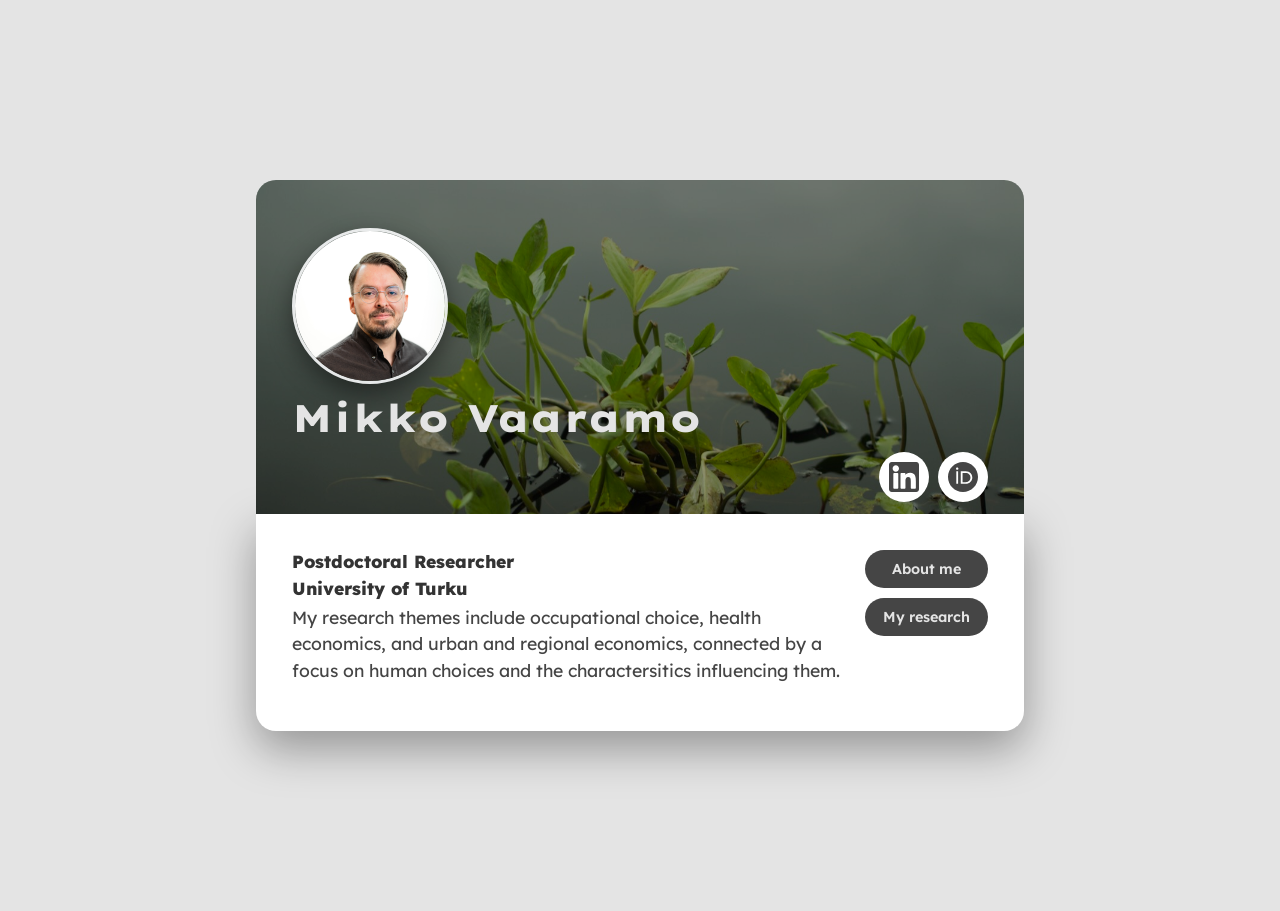
<file: index.html>
<!DOCTYPE html>
<html lang="fi">
<head>
  <meta charset="UTF-8" />
  <meta name="viewport" content="width=device-width, initial-scale=1.0">
  <title>Home page - MV</title>

  <!-- Fontit -->
  <link href="https://fonts.googleapis.com/css2?family=Lexend+Deca:wght@300;400;500&family=Lexend+Giga:wght@500;700&display=swap" rel="stylesheet">

  <!-- Ulkoinen CSS -->
  <link rel="stylesheet" href="style.css">
</head>

<body>
  <div class="card-wrapper">
    <div class="card-top">
      <img src="kuvat/profile.png" alt="Profiilikuva" class="profile-image" />

      <div class="card-top-content">
        <h1 class="card-title">Mikko Vaaramo</h1>
      <div class="card-top-bottom">
       <p class="card-subtitle">
        
        </p>
        <p class="card-top-links">
        <a href="https://www.linkedin.com/in/mikko-vaaramo-3b0b2047" class="icon-link">
            <svg viewBox="0 0 382 382">
                <path d="M347.445,0H34.555C15.471,0,0,15.471,0,34.555v312.889C0,366.529,15.471,382,34.555,382h312.889
    C366.529,382,382,366.529,382,347.444V34.555C382,15.471,366.529,0,347.445,0z M118.207,329.844c0,5.554-4.502,10.056-10.056,10.056
    H65.345c-5.554,0-10.056-4.502-10.056-10.056V150.403c0-5.554,4.502-10.056,10.056-10.056h42.806
    c5.554,0,10.056,4.502,10.056,10.056V329.844z M86.748,123.432c-22.459,0-40.666-18.207-40.666-40.666S64.289,42.1,86.748,42.1
    s40.666,18.207,40.666,40.666S109.208,123.432,86.748,123.432z M341.91,330.654c0,5.106-4.14,9.246-9.246,9.246H286.73
    c-5.106,0-9.246-4.14-9.246-9.246v-84.168c0-12.556,3.683-55.021-32.813-55.021c-28.309,0-34.051,29.066-35.204,42.11v97.079
    c0,5.106-4.139,9.246-9.246,9.246h-44.426c-5.106,0-9.246-4.14-9.246-9.246V149.593c0-5.106,4.14-9.246,9.246-9.246h44.426
    c5.106,0,9.246,4.14,9.246,9.246v15.655c10.497-15.753,26.097-27.912,59.312-27.912c73.552,0,73.131,68.716,73.131,106.472
    L341.91,330.654L341.91,330.654z"></path>
              </svg>
        </a>
        <a href="https://orcid.org/0000-0003-2823-010X" class="icon-link">
            <svg viewBox="0 0 32 32">
                <path d="M16 0c-8.839 0-16 7.161-16 16s7.161 16 16 16c8.839 0 16-7.161 16-16s-7.161-16-16-16zM9.823 5.839c0.704 0 1.265 0.573 1.265 1.26 0 0.688-0.561 1.265-1.265 1.265-0.692-0.004-1.26-0.567-1.26-1.265 0-0.697 0.563-1.26 1.26-1.26zM8.864 9.885h1.923v13.391h-1.923zM13.615 9.885h5.197c4.948 0 7.125 3.541 7.125 6.703 0 3.439-2.687 6.699-7.099 6.699h-5.224zM15.536 11.625v9.927h3.063c4.365 0 5.365-3.312 5.365-4.964 0-2.687-1.713-4.963-5.464-4.963z"></path>
              </svg>
        </a>
            </p>
       </div>
      </div>
    </div>

    <div class="card-bottom">
    <div class="card-column">
      <p class="card-b-title">
      Postdoctoral Researcher
      </p>
      <p class="card-b-title">
      University of Turku
      </p>
      <p class="card-text">
      My research themes include occupational choice, health economics, and urban and regional economics, connected by a focus on human choices and the charactersitics influencing them.</p>
    </div>
      <div class="buttons-column">
        <button class="btn btn-primary" onclick="location.href='about.html'">About me</button>
        <button class="btn btn-primary" onclick="location.href='research.html'">My research</button>
      </div>
    </div>
  </div>
</body>
</html>
</file>
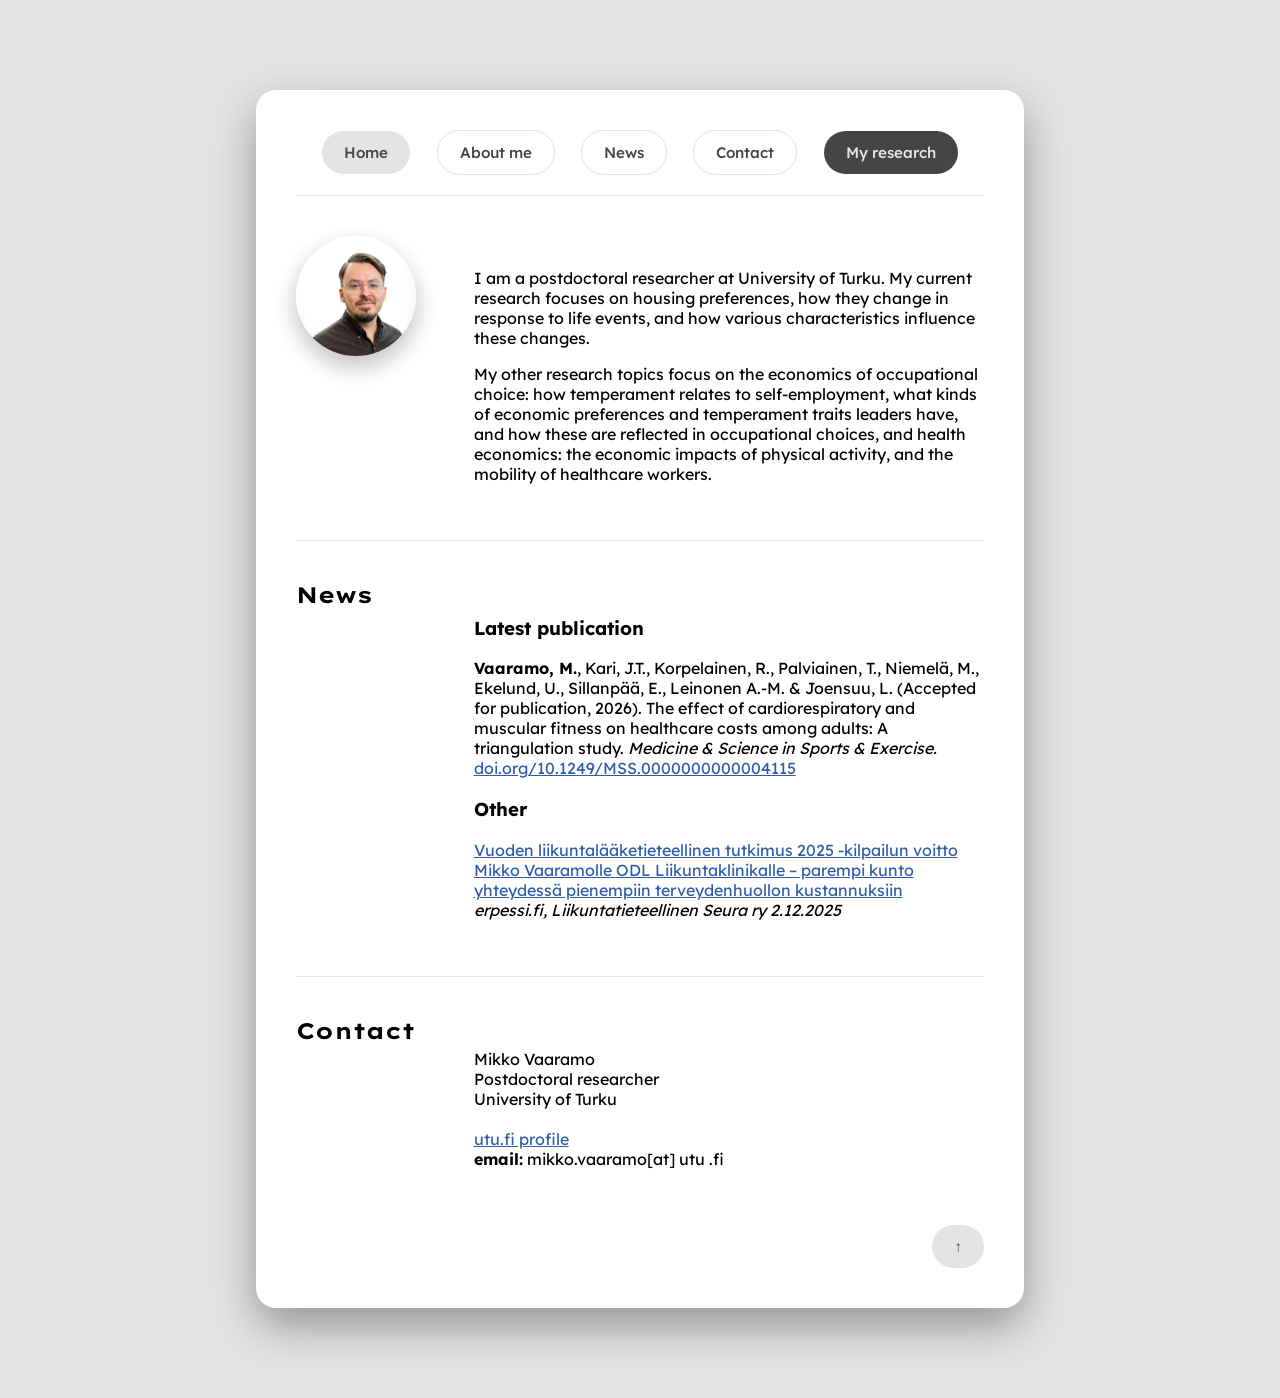
<file: about.html>
<!DOCTYPE html>
<html lang="fi">
<head>
  <meta charset="UTF-8" />
  <meta name="viewport" content="width=device-width, initial-scale=1.0">
  <title>About</title>

  <!-- Fontit -->
  <link href="https://fonts.googleapis.com/css2?family=Lexend+Deca:wght@300;400;500&family=Lexend+Giga:wght@500;700&display=swap" rel="stylesheet">

  <!-- Tyylit -->
  <link rel="stylesheet" href="style-pages.css">
</head>

<body>
  <div class="page-wrapper">
      

      <!-- BOTTOM BUTTONS -->
      <div class="top-buttons">
        <a href="index.html" class="btn btn-secondary">Home</a>
        <a href="#aboutme" class="btn btn-other">About me</a>
        <a href="#news" class="btn btn-other">News</a>
        <a href="#contact" class="btn btn-other">Contact</a>
        <a href="research.html" class="btn btn-primary">My research</a>
      </div>
      <div class="divider"></div>
    <!-- ABOUT ME -->
    <section class="section">
      <div class="section-left about-left" id="aboutme">
        <img src="kuvat/profile.png" class="profile-img" alt="Profiilikuva">
      </div>
      <div class="section-right">
        <p>
        I am a postdoctoral researcher at University of Turku. My current research focuses on housing preferences, how they change in response to life events, and how various characteristics influence these changes.
        </p>
        <p>
        My other research topics focus on the economics of occupational choice: how temperament relates to self-employment, what kinds of economic preferences and temperament traits leaders have, and how these are reflected in occupational choices, and health economics: the economic impacts of physical activity, and the mobility of healthcare workers.
        </p>

      </div>
    </section>

    <div class="divider"></div>

    <!-- NEWS -->
    <section class="section">
      <div class="section-left" id="news">
        <h2 class="section-title">News</h2>
      </div>
      <div class="section-right">
        <h3>Latest publication</h3>
        <p>
           <b>Vaaramo, M.</b>, Kari, J.T., Korpelainen, R., Palviainen, T., Niemelä, M., Ekelund, U., Sillanpää, E., Leinonen A.-M. & Joensuu, L. (Accepted for publication, 2026). The effect of cardiorespiratory and muscular fitness on healthcare costs among adults: A triangulation study. <i>Medicine & Science in Sports & Exercise.</i><br>
           <a href="https://doi.org/10.1249/MSS.0000000000004115">doi.org/10.1249/MSS.0000000000004115</a>
        </p>
        <h3>Other</h3>
        <p>
        <a href="https://www.epressi.com/tiedotteet/tiede-ja-tutkimus/vuoden-liikuntalaaketieteellinen-tutkimus-2025-kilpailun-voitto-mikko-vaaramolle-odl-liikuntaklinikalle-parempi-kunto-yhteydessa-pienempiin-terveydenhuollon-kustannuksiin.html">Vuoden liikuntalääketieteellinen tutkimus 2025 -kilpailun voitto Mikko Vaaramolle ODL Liikuntaklinikalle – parempi kunto yhteydessä pienempiin terveydenhuollon kustannuksiin</a><br>
        <i>erpessi.fi, Liikuntatieteellinen Seura ry 2.12.2025</i>
        </p>
      </div>
    
    </section>

    <div class="divider"></div>

    <!-- CONTACT -->
    <section class="section">
      <div class="section-left" id="contact">
        <h2 class="section-title">Contact</h2>
      </div>
      <div class="section-right">
        <p>
          Mikko Vaaramo<br>
          Postdoctoral researcher<br>
          University of Turku<br>
          <br>
          <a href="https://www.utu.fi/fi/ihmiset/mikko-vaaramo">utu.fi profile</a><br>
          <b>email:</b> mikko.vaaramo[at] utu .fi
        </p>
      </div>
    </section>
    <div class="bottom-buttons">
      <a href="#Top" class="btn btn-secondary">↑</a>
    </div>

    
  </div>
</body>
</html>
</file>
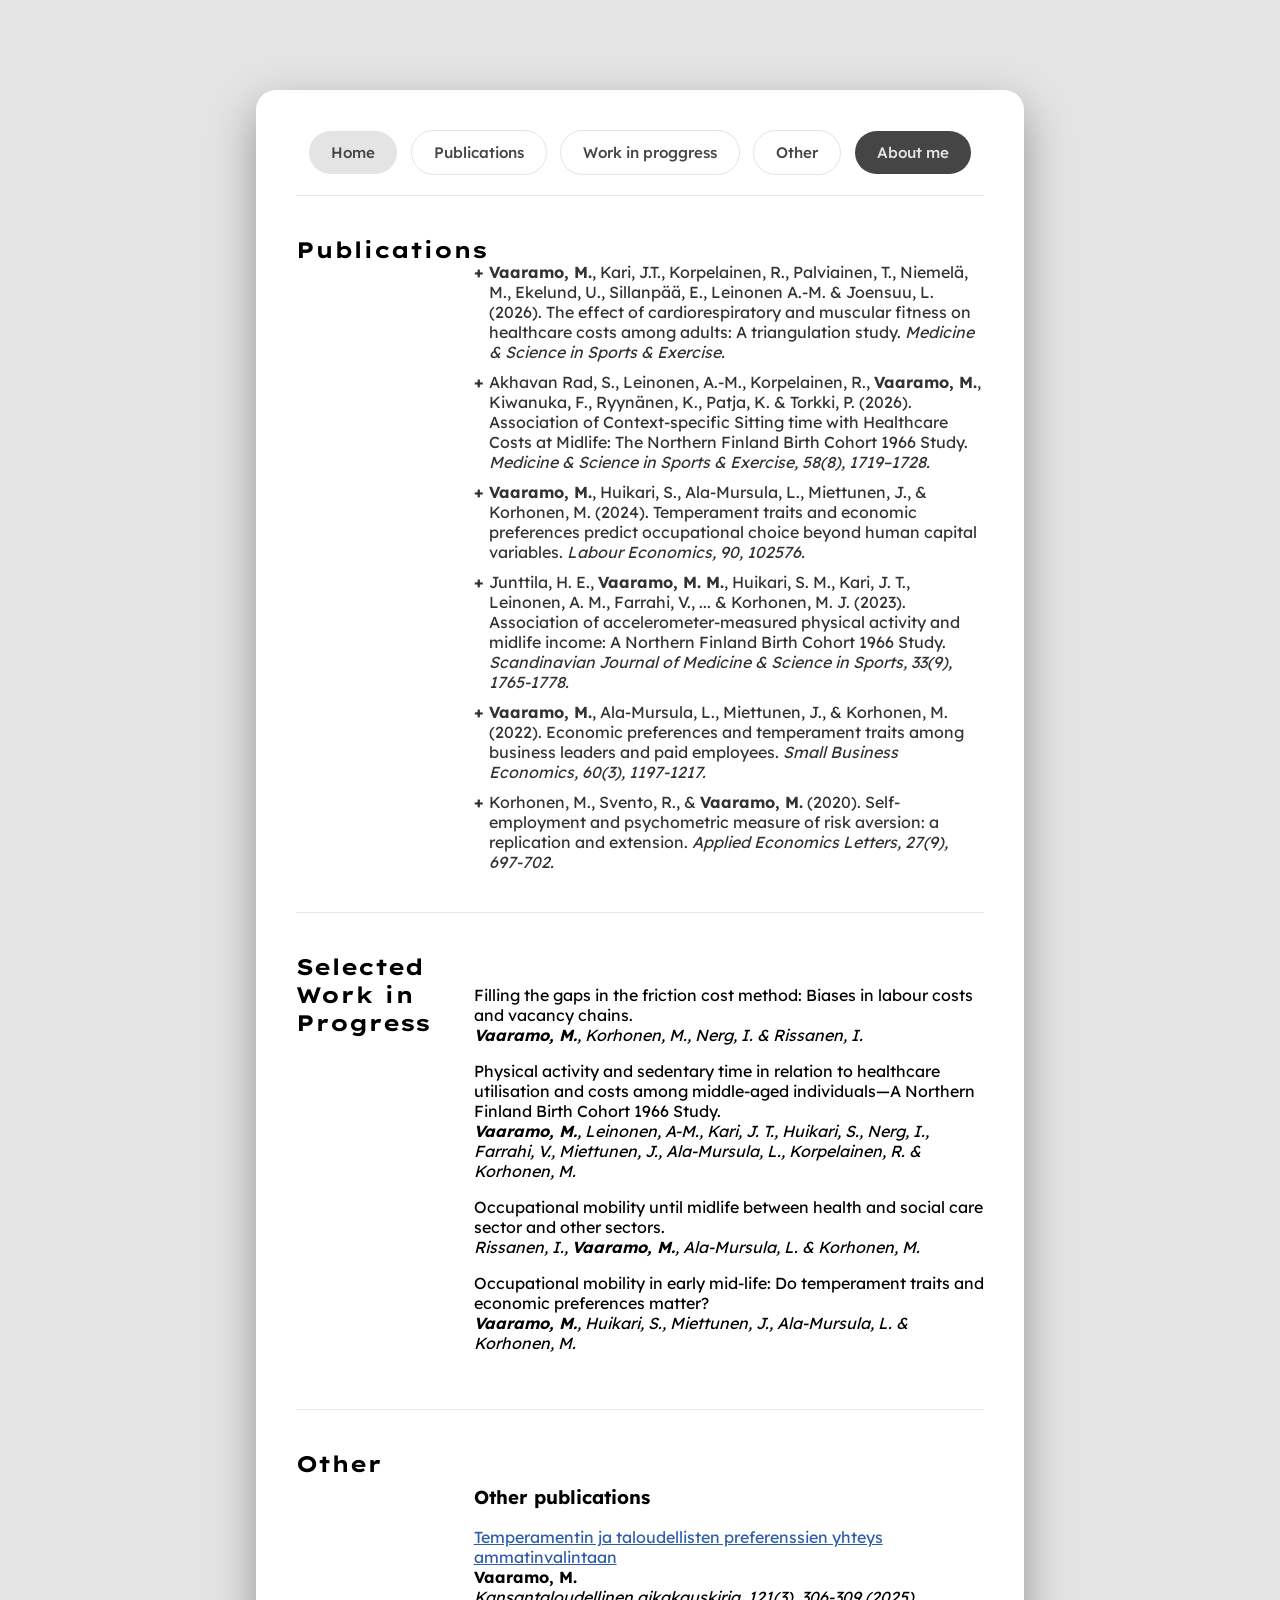
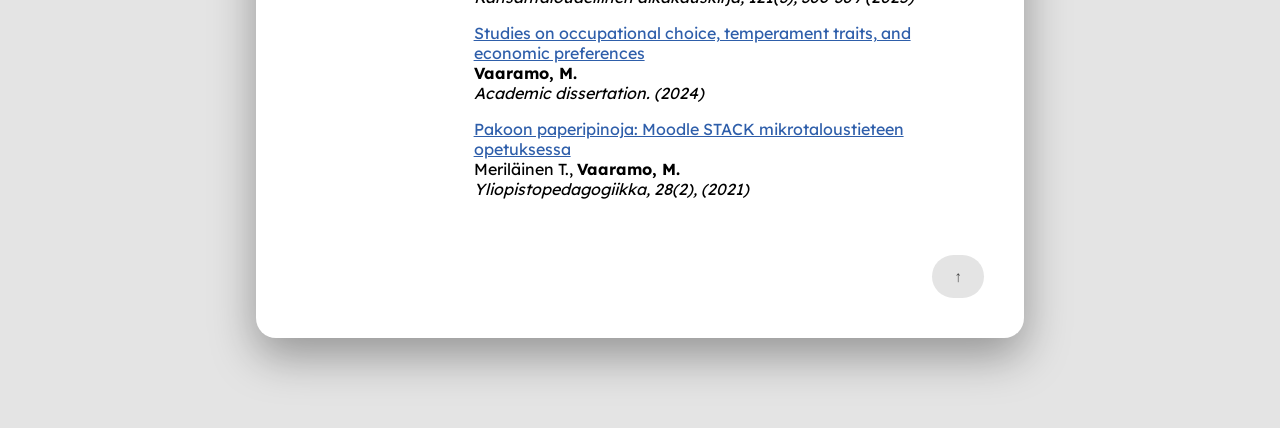
<file: research.html>
<!DOCTYPE html>
<html lang="fi">
<head>
  <meta charset="UTF-8" />
  <meta name="viewport" content="width=device-width, initial-scale=1.0">
  <title>Research</title>

  <!-- Fontit -->
  <link href="https://fonts.googleapis.com/css2?family=Lexend+Deca:wght@300;400;500&family=Lexend+Giga:wght@500;700&display=swap" rel="stylesheet">

  <!-- Tyylit -->
  <link rel="stylesheet" href="style-pages.css">
</head>

<body>
  <div class="page-wrapper">
      <!-- TOP BUTTONS -->
      <div class="top-buttons">
        <a href="index.html" class="btn btn-secondary">Home</a>
        <a href="#publications" class="btn btn-other">Publications</a>
        <a href="#wip" class="btn btn-other">Work in proggress</a>
        <a href="#other" class="btn btn-other">Other</a>
        <a href="about.html" class="btn btn-primary">About me</a>
      </div>
      <div class="divider"></div>
      
    <!-- Published -->
    <section class="section">
      <div class="section-left about-left" id="publications">
          <h2 class="section-title">Publications</h2>
      </div>
      <div class="section-right">
          <details>
              <summary><b>Vaaramo, M.</b>, Kari, J.T., Korpelainen, R., Palviainen, T., Niemelä, M., Ekelund, U., Sillanpää, E., Leinonen A.-M. & Joensuu, L. (2026). The effect of cardiorespiratory and muscular fitness on healthcare costs among adults: A triangulation study. <i>Medicine & Science in Sports & Exercise.</i></summary>
            <div class="divider"></div>
            <div class="doi"><a href="https://doi.org/10.1249/MSS.0000000000004115">doi.org/10.1249/MSS.0000000000004115</a></div>
            <div class="divider"></div>
            </details>
          <details>
              <summary>Akhavan Rad, S., Leinonen, A.-M., Korpelainen, R., <b>Vaaramo, M.</b>, Kiwanuka, F., Ryynänen, K., Patja, K. & Torkki, P. (2026). Association of Context-specific Sitting time with Healthcare Costs at Midlife: The Northern Finland Birth Cohort 1966 Study.<i> Medicine & Science in Sports & Exercise, 58(8), 1719–1728.</i></summary>
          <div class="divider"></div>
          <div class="doi"><a  target="_blank" rel="noopener noreferrer" href="https://doi.org/10.1249/MSS.0000000000003995">doi.org/10.1249/MSS.0000000000003995</a></div>
          <h3>Abstract</h3>
          <p><b>Purpose:</b><br>
          Prolonged sitting is linked to poor health outcomes; however, its context, particularly work versus leisure, and its economic impact are less understood. This study examined the extent and context of daily sitting time and its association with annual healthcare costs at midlife in a large Finnish cohort.<br>
          <b>Methods:</b><br>
          A sample (n=7147) of Finnish adults at the 46-year (46-yr) follow-up point of the Northern Finland Birth Cohort 1966 study was used. Data were collected between 2012 and 2014, including self-reported sitting time (work and leisure) and healthcare costs estimated from self-reported visits to public, private, and occupational primary healthcare services using unit costs based on the Finnish Institute for Health and Welfare. Finally, a generalized linear model (gamma distribution with log link), was used to examine the associations between sitting time and annual healthcare costs.<br>
          <b>Results:</b><br>
          Total sitting time was 7.3 ± 3.3 hours per day (h·d⁻¹), including 4.0 ± 2.2 h·d⁻¹ during leisure and 3.4 ± 2.6 h·d⁻¹ at work. In adjusted GLM analyses, participants in the second quartile of work-related sitting (1.01–3.00 h·d⁻¹) had approximately 20% higher annual primary healthcare costs compared with those in the lowest quartile (p = 0.025). Leisure-time sitting showed no independent association.<br>
          <b>Conclusions:</b><br>
          In this population-based cohort, work-related sitting, but not leisure-time sitting, was associated with higher annual primary healthcare costs. These findings highlight the potential economic impact of occupational sedentary behavior and suggest that work-related sitting should be considered in future strategies and studies addressing sedentary behavior in workplace settings.</p>
          <div class="divider"></div>
          </details>
          <details>
              <summary><b>Vaaramo, M.</b>, Huikari, S., Ala-Mursula, L., Miettunen, J., & Korhonen, M. (2024). Temperament traits and economic preferences predict occupational choice beyond human capital variables. <i>Labour Economics, 90, 102576.</i></summary>
              <div class="divider"></div>
              <div class="doi"><a  target="_blank" rel="noopener noreferrer" href="https://doi.org/10.1016/j.labeco.2024.102576">doi.org/10.1016/j.labeco.2024.102576</a></div>
              <h3>Abstract</h3>
              <p>Standard labor market models have mainly focused on human capital theory, which emphasizes the role of education, experience, and individuals’ different skill levels in determining occupational choice. The recent literature, however, has shown that noncognitive (“soft”) skills are also strong predictors for vocational behavior. Economics provides little guidance on the effects of noncognitive skills on occupational choice. In applied psychology, personality/temperament traits and economic preferences refer to the characteristics explaining how individuals may act differently in similar situations related to occupational choice. We utilize the Northern Finland Birth Cohort 1966 (n = 4,731 to 5,882) to explore the value of incorporating temperament traits and economic preferences in occupational choice. We explore whether temperament traits contribute to occupational choice, using data from the NFBC1966 for the years 2004 to 2012, inclusive. Occupational groups are chosen to be distinct with respect to the requisite skills, education levels, and tasks. The novelty of our data allows us to determine whether temperament traits and economic preferences have significant impacts on occupational choice, while controlling for other variables related to the human capital approach. We find that temperament traits and economic preferences are important contributors of vocational behavior. Our analysis highlights that it is important to jointly explore the effects of the human capital model, noncognitive traits and other nonpecuniary factors in analyzing occupational choices among individuals. We reveal distinct temperament traits for different occupations. To our knowledge, there exists no evidence about how individuals’ temperament traits, economic preferences, and the human capital approach jointly are sorted into occupational choices. In addition, the novelty of our data allows us to include education, among other factors, to control our findings. We find significant differences across occupations regarding temperament traits.
              </p>
          <div class="divider"></div>
          </details>
          <details>
              <summary>Junttila, H. E., <b>Vaaramo, M. M.</b>, Huikari, S. M., Kari, J. T., Leinonen, A. M., Farrahi, V., ... & Korhonen, M. J. (2023). Association of accelerometer‐measured physical activity and midlife income: A Northern Finland Birth Cohort 1966 Study.<i> Scandinavian Journal of Medicine & Science in Sports, 33(9), 1765-1778.</i></summary>
              <div class="divider"></div>
              <div class="doi"><a  target="_blank" rel="noopener noreferrer" href="https://doi.org/10.1111/sms.14421">doi.org/10.1111/sms.14421</a></div>
              <h3>Abstract</h3>
              <p>This study investigated the association between physical activity (PA) and midlife income. The population-based data comprised employed members of the Northern Finland Birth Cohort 1966 (N = 2797). Using binned scatterplots and polynomial regressions, we evaluated the association between accelerometer-measured moderate PA (MPA), vigorous PA (VPA), and moderate-to-vigorous PA (MVPA) at 46 years old and register-based income at 50 years old. The models were adjusted for sex, marital status, number of children, education, adolescent PA, occupational physical strenuousness, and time preference. We found MPA (p < 0.001), VPA (p < 0.05), and MVPA (p < 0.001) to associate curvilinearly with income. In subgroup analyses, a curvilinear association was found between MPA (p < 0.01) and MVPA (p < 0.01) among those with physically strenuous work, VPA among all females (p < 0.01) and females with physically light work (p < 0.01), and MPA and MVPA among all males and males with physically strenuous work (p < 0.05; p < 0.01; p < 0.05; p < 0.05, respectively) and income. The highest income benefits occurred at PA volumes higher than current PA guidelines. Linear associations between PA and income were found among females for MPA (p < 0.05) and MVPA (p < 0.05), among those with physically light work for MPA (p < 0.05), VPA (p < 0.05), and MVPA (p < 0.05), and among females with physically strenuous work for VPA (p < 0.05). We conclude that PA up to the current recommended level is associated with income, but MPA exceeding 505.4 min/week, VPA exceeding 216.4 min/week, and MVPA exceeding 555.0 min/week might have a negative association with income.
              </p>
          <div class="divider"></div>
          </details>
          <details>
               <summary><b>Vaaramo, M.</b>, Ala-Mursula, L., Miettunen, J., & Korhonen, M. (2022). Economic preferences and temperament traits among business leaders and paid employees. <i>Small Business Economics, 60(3), 1197-1217.</i></summary>
               <div class="divider"></div>
               <div class="doi"><a  target="_blank" rel="noopener noreferrer" href="https://doi.org/10.1007/s11187-022-00653-2">doi.org/10.1007/s11187-022-00653-2</a></div>
               <h3>Abstract</h3>
               <p>This paper explores individuals’ economic preferences and temperament traits among different categories of business leaders (i.e., managers, self-employed with employees, self-employed without employees) and paid employees. We assume that these quite stable preferences and traits play a role in predicting occupational choice toward leadership roles. We use a large individual-level survey dataset (n = 5890) from the Northern Finland Birth Cohort 1966 at age 46 with linkages to nationally registered data. We construct survey measures for three types of economic preferences: risk, time, and social preferences. We use Cloninger’s inventory to measure four main temperament traits: harm avoidance, reward dependence, novelty-seeking, and persistence. We show that business leaders, in general, have different economic preferences and temperament traits than paid employees. To become a manager, especially the temperament trait of novelty-seeking seems relevant; and to become self-employed, particularly the economic preference of risk-taking appears as important.
               </p>
          <div class="divider"></div>
          </details>
          <details>
              <summary>Korhonen, M., Svento, R., & <b>Vaaramo, M.</b> (2020). Self-employment and psychometric measure of risk aversion: a replication and extension. <i>Applied Economics Letters, 27(9), 697-702.</i></summary>
              <div class="divider"></div>
              <div class="doi"><a  target="_blank" rel="noopener noreferrer" href="https://doi.org/10.1080/13504851.2019.1644429">doi.org/10.1080/13504851.2019.1644429</a></div>
              <h3>Abstract</h3>
              <p>We examine whether the psychometric feature, called fear of uncertainty, predicts self-employment choice by individuals. Using the most recent Northern Finland birth cohort 1966 (NFBC1966) data from 2012, we find no clear evidence of such an effect. We also explore whether this effect might have changed due to increase of females in labour market, endogenous adaptation in risk preferences or because of the self-employment experience itself affects risk preferences. These effects are not significant, either.
              </p>
          <div class="divider"></div>
         </details>
        
      </div>
    </section>

    <div class="divider"></div>

    <!-- WIP -->
    <section class="section">
      <div class="section-left" id="wip">
        <h2 class="section-title">Selected Work in Progress</h2>
      </div>
      <div class="section-right">
        <p>
        Filling the gaps in the friction cost method: Biases in labour costs and vacancy chains.<br>
        <i><b>Vaaramo, M.</b>, Korhonen, M., Nerg, I. & Rissanen, I.</i>
        </p>
        <p>
        Physical activity and sedentary time in relation to healthcare utilisation and costs among middle-aged individuals—A Northern Finland Birth Cohort 1966 Study.<br>
        <i><b>Vaaramo, M.</b>, Leinonen, A-M., Kari, J. T., Huikari, S., Nerg, I., Farrahi, V., Miettunen, J., Ala-Mursula, L., Korpelainen, R. & Korhonen, M.</i>
        </p>
        <p>Occupational mobility until midlife between health and social care sector and other sectors.<br><i> Rissanen, I., <b>Vaaramo, M.</b>, Ala-Mursula, L. & Korhonen, M.</i>
        </p>
        <p>Occupational mobility in early mid-life: Do temperament traits and economic preferences matter?<br>
        <i><b>Vaaramo, M.</b>, Huikari, S., Miettunen, J., Ala-Mursula, L. & Korhonen, M.</i>
        </p>
        
      </div>
    </section>

    <div class="divider"></div>

    <!-- InMEDIA -->
    <section class="section">
      <div class="section-left" id="other">
        <h2 class="section-title">Other</h2>
      </div>
      <div class="section-right">
        <h3>Other publications</h3>
        <p>
        <a href="https://journal.fi/kak/article/view/164432/118613">Temperamentin ja taloudellisten preferenssien yhteys ammatinvalintaan</a><br>
        <b>Vaaramo, M.</b><br>
        <i>Kansantaloudellinen aikakauskirja, 121(3), 306-309 (2025)</i>
        </p>
        <p>
        <a href="https://urn.fi/URN:NBN:fi:oulu-202411126721">Studies on occupational choice, temperament traits, and economic preferences</a><br>
        <b>Vaaramo, M.</b><br>
        <i>Academic dissertation. (2024)</i>
        </p>
        <p>
        <a href="https://lehti.yliopistopedagogiikka.fi/2021/12/20/pakoon-paperipinoja-moodle-stack-mikrotaloustieteen-opetuksessa/">Pakoon paperipinoja: Moodle STACK mikrotaloustieteen opetuksessa</a><br>
        Meriläinen T., <b>Vaaramo, M.</b><br>
        <i>Yliopistopedagogiikka, 28(2), (2021)</i>
        </p>
      </div>
    </section>
    <div class="bottom-buttons">
      <a href="#Top" class="btn btn-secondary">↑</a>
    </div>


  </div>
</body>
</html>
</file>
<file: style.css>
body {
  margin: 0;
  display: flex;
  justify-content: center;
  align-items: center;
  background: #e4e4e4;
  font-family: "Lexend Deca", sans-serif;
  color: #454545;
  padding: 20vh 0;
}

/* Wrapper */
.card-wrapper {
  width: 60%;
  max-width: 900px;
  min-width: 250px;
}

a {
  color: #2e5eaa;
}
a:visited {
  color: #000000;
}
/* Yläosa */
.card-top {
  position: relative;
  background-image: url("kuvat/background2.jpeg");
  background-size: cover;
  background-position: center 20%;
  padding: 48px 36px 12px 36px;
  border-radius: 20px 20px 0 0;
  color: #f9fafb;
  min-height: 300px;
  box-sizing: border-box;
  overflow: hidden;
  display: flex;
  flex-direction: column;
  gap:10px;
}
.card-top::before {
  content: "";
  position: absolute;
  inset: 0;
  background: rgba(0, 0, 0, 0.4); /* tummennus */
  /*backdrop-filter: blur(5px);
  -webkit-backdrop-filter: blur(5px);*/
}
/* Profiilikuva */
.profile-image {
  position: relative;

  width: 150px;
  height: 150px;
  border-radius: 50%;
  border: 3px solid rgba(249, 250, 251, 0.9);
  object-fit: cover;
  box-shadow: 0 10px 25px rgba(0, 0, 0, 0.45);

}

/* Yläosan tekstit */
.card-top-content {
  position: relative;

}

.card-title {
  margin: 0 0 10px;
  font-family: "Lexend Giga", sans-serif;
  font-size: 2.4rem;
  font-weight: 800;
  color: #e4e4e4;
 
}
.card-top-bottom{
    width: 100%;
    display: flex;
    flex-direction: row;
    justify-content: space-between;
}
.card-subtitle {
  margin: 0;
  font-size: 1.2rem;
  color: #e4e4e4;
  padding-bottom: 36px;
}
.card-top-links {
    margin: 0;
    align-self: end;
}
.card-top-links a {
    margin-left: 5px;
}
.card-b-title {
  margin: 0;
  font-size: 1.1rem;
  color: #333333;
  font-weight: 800;
}

.icon-link {
  display: inline-flex;
  justify-content: center;
  align-items: center;
  width: 50px;
  height: 50px;
  background: white;
  border-radius: 50%;
  text-decoration: none;
  overflow: hidden;
  color: blue;
}

.icon-link svg {
  width: 60%;
  height: 60%;
  fill: #454545;
}


/* Alaosa */
.card-bottom {
  background: #ffffff;
  padding: 36px 36px 48px 36px;
  border-radius: 0 0 20px 20px;
  box-shadow: 0 18px 45px rgba(0, 0, 0, 0.35);
  display: flex;
  align-items: flex-start;
  justify-content: space-between;
  gap: 24px;
  box-sizing: border-box;
}

.card-text {
  margin: 0;
  color: #454545;
  font-size: 1.1rem;
  line-height: 1.5;
  flex: 1;
}
.card-column {
  display: flex;
  flex-direction: column;
  gap: 5px;
}
/* Nappulat */
.buttons-column {
  display: flex;
  flex-direction: column;
  gap: 10px;
}

.btn {
  padding: 10px 18px;
  border-radius: 999px;
  min-width: 120px;
  border: none;
  cursor: pointer;
  font-size: 0.9rem;
  font-weight: 600;
  transition: transform 0.1s ease, box-shadow 0.1s ease, background 0.15s ease;
  font-family: "Lexend Deca", sans-serif;
  white-space: nowrap;
}

.btn-primary {
  background: #454545;
  color: #e4e4e4;

}

.btn-secondary {
  background: #e4e4e4;
  color: #454545;
}

.btn-other {
  background: #ffffff;
  color: #454545;
}


.btn:hover {
  transform: translateY(-1px);
  box-shadow: 0px 0px 5px #454545;
}

.btn:active {
  transform: translateY(0);
  box-shadow: none;
}

/* Mobiili */
@media (max-width: 990px) {
  .card-wrapper {
    width: 90%;
    max-width: 593px;
  }

  .card-top-content {
    margin-left: 0;
    margin-top: 10px;
    max-width: 100%;
  }

  

  .card-bottom {
    flex-direction: column;
    align-items: stretch; 
  }

  .buttons-column {
    flex-direction: column;
    align-items: stretch;
    gap: 10px;
  }
}


@media (max-height: 700px) {
  body {
    align-items: flex-start;
    padding: 10vh 0;
    height: auto;
  }
}
</file>
<file: style-pages.css>
body {
  margin: 0;
  background: #e4e4e4;
  font-family: "Lexend Deca", sans-serif;
  display: flex;
  justify-content: center;
  align-items: center;
  padding: 10vh 0;
}

/* Valkoinen kortti */
.page-wrapper {
  background: #ffffff;
  width: 60%;
  max-width: 900px;
  min-width: 250px;
  padding: 40px;
  border-radius: 20px;
  box-shadow: 0 18px 45px rgba(0, 0, 0, 0.35);
  box-sizing: border-box;
}
.section a {
  color: #2e5eaa;
}
.section a:visited {
  color: #2e5eaa;
}
/* Osiot */
.section {
  display: flex;
  gap: 40px;
  margin-bottom: 40px;
}

.section-left {
  width: 20%;
  min-width: 115px;
  flex-shrink: 0;
}

.section-right {
  flex: 1;
  padding-top:1em;
}

.section-title {
  font-family: "Lexend Giga", sans-serif;
  margin: 0 0 10px;
  font-size: 1.4rem;
}

/* Profiilikuva About-osiossa */
.about-left {
  display: flex;
  align-items: flex-start;
}

.profile-img {
  width: 120px;
  height: 120px;
  border-radius: 50%;
  object-fit: cover;
  box-shadow: 0 10px 25px rgba(0, 0, 0, 0.25);
}

/* Jakoviiva */
.divider {
  height: 1px;
  background: #e5e7eb;
  margin: 20px 0 40px;
}

/* Nappulat */
.top-buttons {
  display: flex;
  justify-content: space-evenly;
  align-items: center;
}

.bottom-buttons {
  display: flex;
  justify-content: flex-end;
}

.btn {
  padding: 12px 22px;
  border-radius: 999px;
  text-decoration: none;
  font-weight: 500;
  font-size: 0.95rem;
  display: inline-block;
  
}

.btn-primary {
  background: #454545;
  color: #e4e4e4;
}

.btn-secondary {
  background: #e4e4e4;
  color: #454545;
}

.btn-other {
  background: #ffffff;
  color: #454545;
  border-style: solid;
  border-color: #e4e4e4;
  border-width: 1px;
}
.btn-up {
  background: #e4e4e4;
  color: #454545;
}


.btn:hover {
  transform: translateY(-1px);
  box-shadow: 0px 0px 5px #454545;
}

.btn:active {
  transform: translateY(0);
  box-shadow: none;
}

details {
  user-select: none;
  margin-top: 10px;
}
details>summary span.icon {
  width: 24px;
  height: 24px;
  transition: all 0.3s;
  margin-left: auto;
}
details[open] > *:not(summary) {
  padding: 0 0  0 20px;
}
details[open] summary span.icon {
  transform: rotate(180deg);
}

details summary {
  position:relative;
  padding-left: 15px;
  list-style: none;
  cursor: pointer;
  color: #333333;
}

details summary::-webkit-details-marker {
  display: none;
}

details summary::before {
    content: "+";
    position: absolute;
    left: 0;
    top: 0;
    font-weight: bold;
  }
details[open] summary::before {
  content: "–";
}

details[open] .doi {
    padding: 0px 0px 0px 20px;
    color: #454545;
}

/* Mobiili */
@media (max-width: 990px) {

  .page-wrapper {
    width: 90%;
    padding: 24px;
    max-width:593px;
    
  }

  .section {
    flex-direction: column;
    gap: 16px;
  }

  .section-left {
    width: 100%;
  }
  .section-right {
    padding-top:0;
  }
  .section-title {
    margin-bottom: 6px;
  }

  .bottom-buttons {
    flex-direction: column;
    align-items: stretch;
    gap: 8px;
  }
  .top-buttons {
    flex-direction: column;
    align-items: stretch;
    gap: 8px;
  }

  .btn {
    text-align: center;
  }
}
</file>
